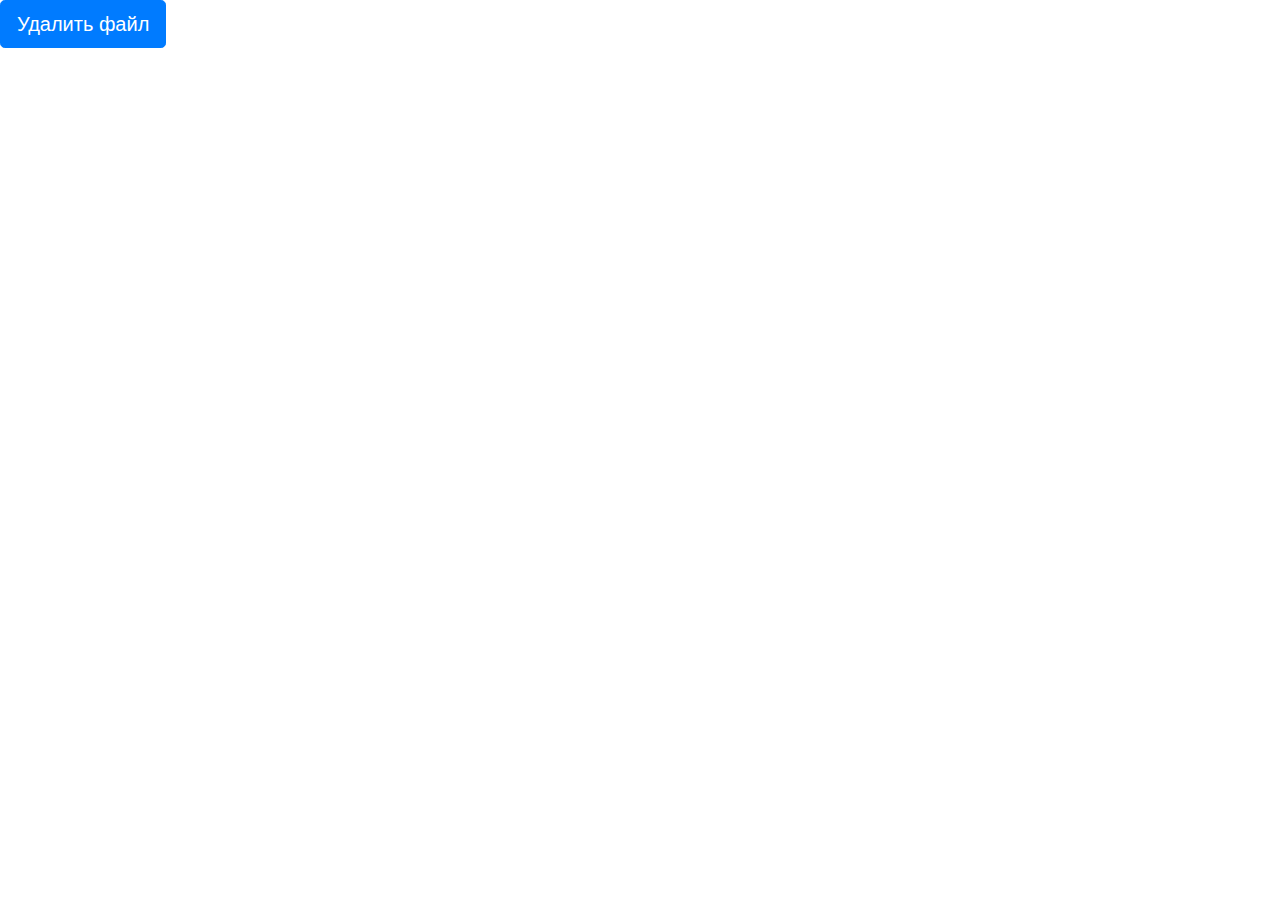
<file: bootstrap/index.html>
<!DOCTYPE html>
<html lang="en">
<head>
	<meta charset="UTF-8">
	<title>Модальное окно в bootstrap</title>
	<!-- Подключение ститей bootstrap -->
<link rel="stylesheet" href="https://stackpath.bootstrapcdn.com/bootstrap/4.4.1/css/bootstrap.min.css">
<body>

	<!-- Button trigger modal -->
<button type="button" class="btn btn-primary btn-lg" data-toggle="modal" data-target="#my-Modal">
 Удалить файл
</button>
<!-- Модальное окно -->
<div class="modal fade" id="my-Modal">
	<!-- Само (светлое) модальное окно -->
  <div class="modal-dialog">
  	<!-- Содержимое окна -->
    <div class="modal-content">
    	<!-- Шапка модальногоокна -->
      <div class="modal-header">
        <!-- Заголовок модального окна -->
        <h4 class="modal-title">Файл будет удален</h4>
        <!-- Кнопка закрытия -->
        <button type="button" class="close" data-dismiss="modal" aria-label="Close"><span aria-hidden="true">&times;</span></button>
      </div>
      <!-- Тело модального окна -->
      <div class="modal-body">
       <p>Вы действительно хотите удалить файл ?</p>
      </div>
      <!-- Подвал модального окна -->
      <div class="modal-footer">
      	<button type="button" class="btn btn-default">Да</button>
       <button type="button" class="btn btn-primary" data-dismiss="modal">Нет</button>
      </div>
    </div><!-- /.modal-content -->
  </div><!-- /.modal-dialog -->
</div><!-- /.modal -->

<!-- Подключение бибилиотеки jQuery -->
<script src="https://ajax.googleapis.com/ajax/libs/jquery/1.11.1/jquery.min.js"></script>
<!-- Подключение bootstap.js -->
<script src=https://stackpath.bootstrapcdn.com/bootstrap/4.4.1/js/bootstrap.min.js></script>

</body>
</html>
</file>
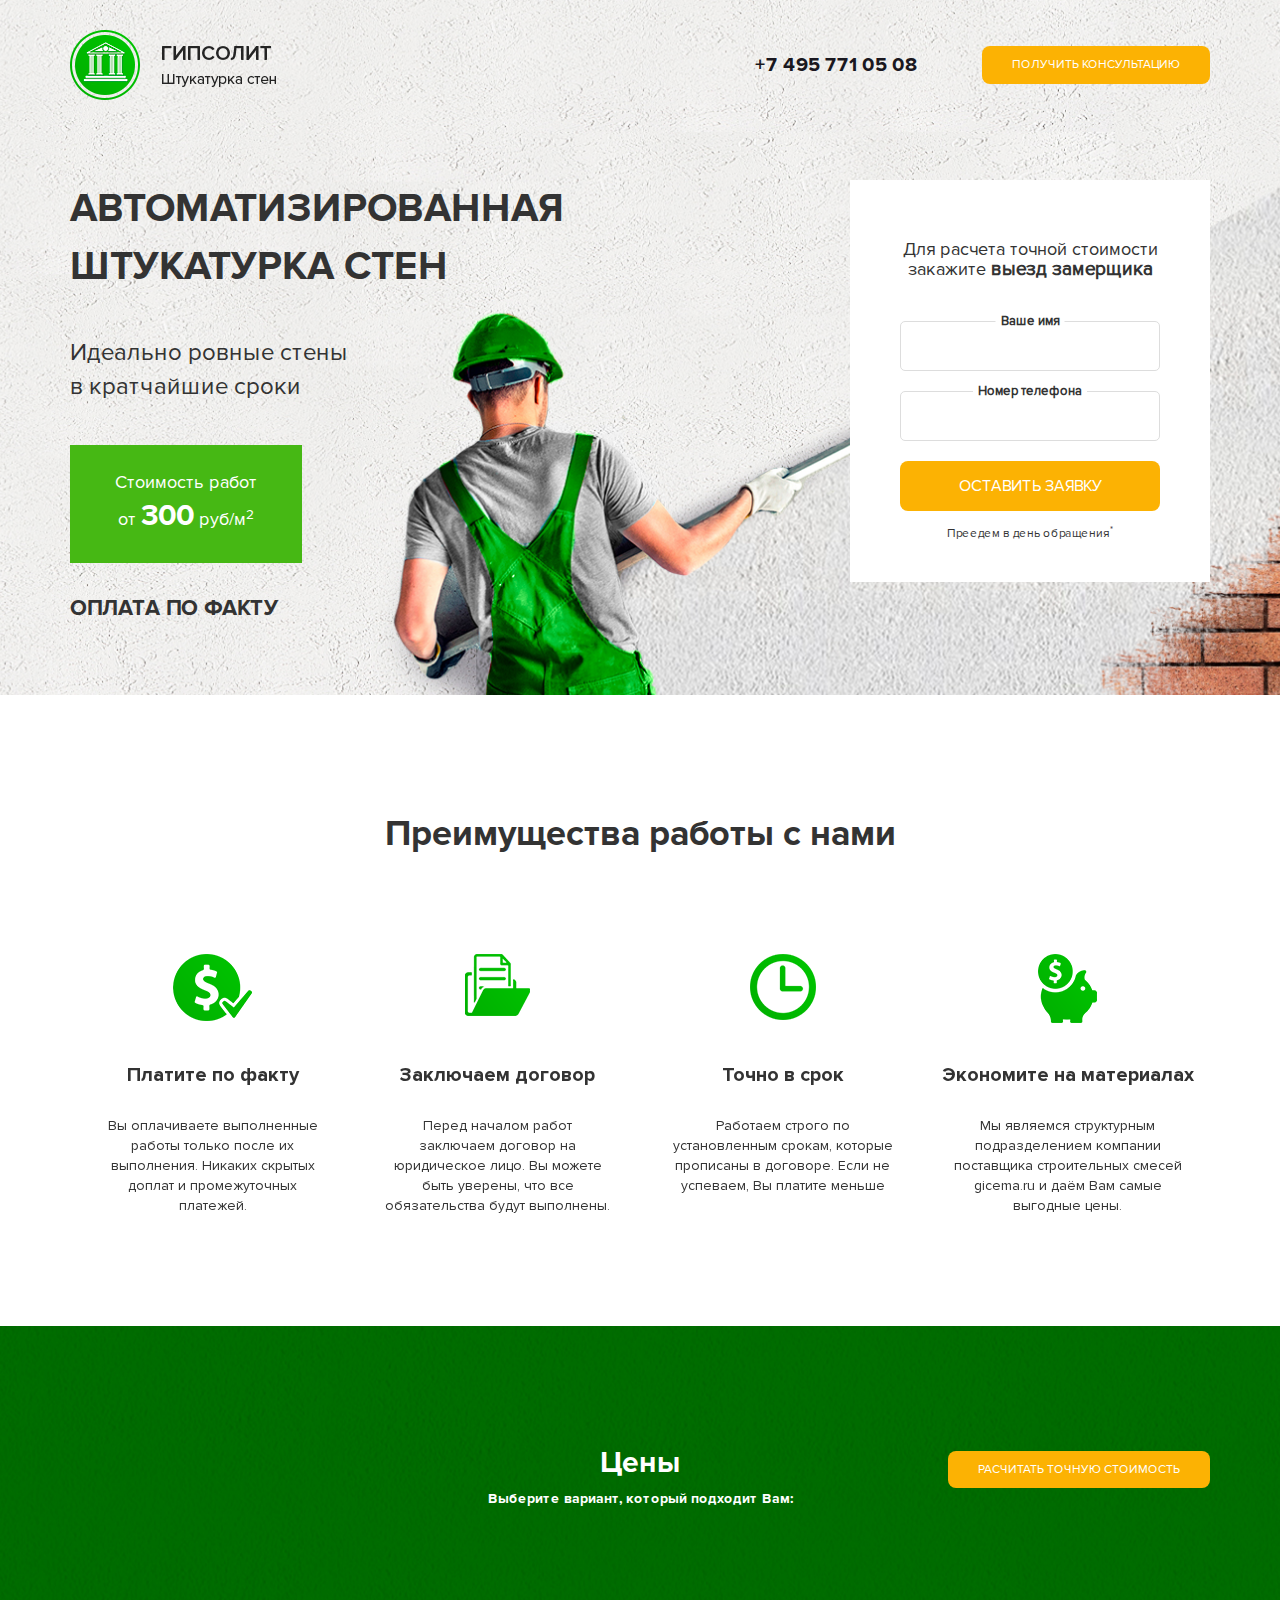
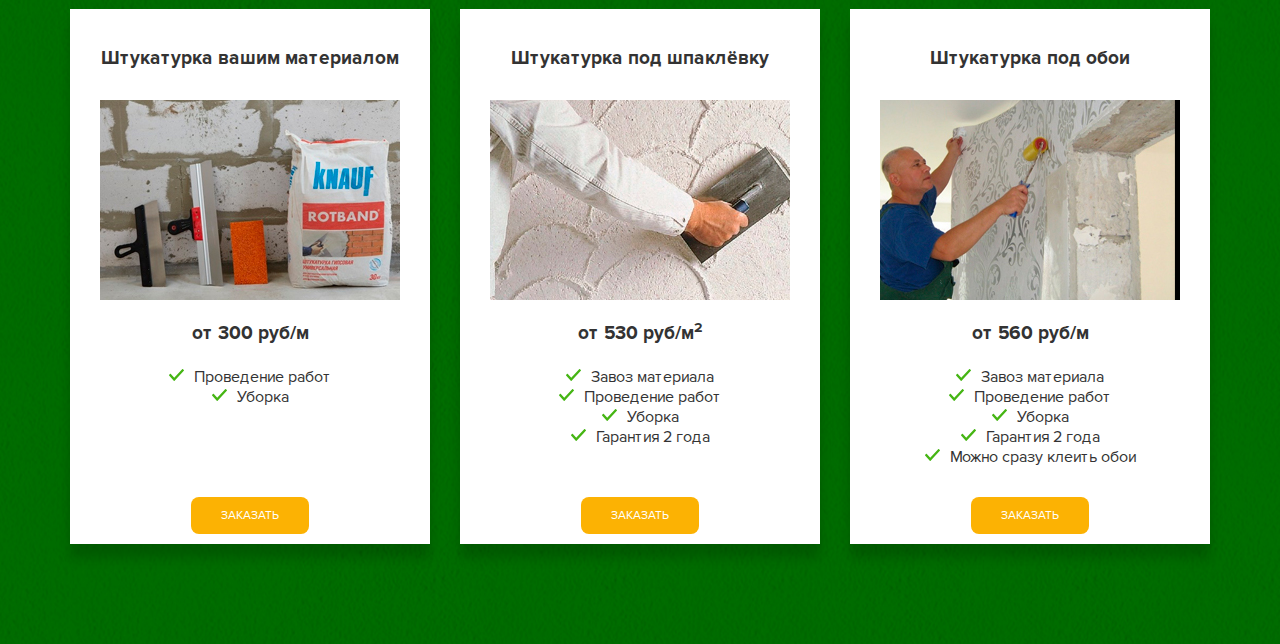
<file: main-project/index.html>
<!DOCTYPE html>
<html lang="ru">
  <head>
    <meta charset="utf-8">
    <meta http-equiv="X-UA-Compatible" content="IE=edge">
    <meta name="viewport" content="width=device-width, initial-scale=1">
    <link rel="icon" href="/faviocn.ico" >
    <title>Автоматизированная шукатурка стен</title>
   
    <!-- <link href="css/normalize.css"> -->
    <link rel="stylesheet" href="css/bootstrap.css">
    <!-- Bootstrap core CSS -->
    <link href="css/bootstrap.css" rel="stylesheet">

    <!-- Custom styles for this template-->
    <link href="css/style.css" rel="stylesheet">
  </head>

  <body>
    <!-- Первая секция -->
   <main class="main">
   	<div class="container">
      <!-- Шапка сайта -->
   		<div class="header">
   			<div class="row">
          <!-- Логотип -->
        <div class="col-md-3 col-sm-4 col-xs-12">
          <img src="img/logo.png" alt="ГИПСОЛИТ Штукатурка стен">
        </div>
          <!-- Телефон -->
        <div class=" col-lg-2 col-lg-offset-4 col-md-4 col-md-offset-2 col-sm-4 col-sm-offser-0 col-xs-12">
          <div class="phone-block">
            <a class="phone-link" href="#">+7 495 771 05 08</a>
          </div>
        </div>
        <div class="col-md-3 col-sm-4 col-xs-12">
          <div class="wrap">
            <!-- Кнопка Получить консультацию -->
            <div class="wrap-block">
              <button class="button header-btn popup-btn">
                Получить консультацию
              </button>
            </div>
          </div>
        </div>  
        </div>
   		</div>

      <!-- Главная страница -->
      <div class="main-content">
        <div class="row">
          <div class="col-md-6 col-sm-12">
            <div class="main-title">
              <h1>Автоматизированная  штукатурка стен</h1>
              <p class="main-subtitle">Идеально ровные стены <br>в кратчайшие сроки</p>
              <span>
                Стоимость работ <br>
                от <strong>300</strong> руб/м<sup>2</sup>
              </span>
              <strong class="main-trigger">
                Оплата по факту
              </strong>
            </div>
          </div>
          <!-- Главная форма -->
           <div class="col-lg-4 col-lg-offset-2 col-md-5 col-md-offset-1 col-sm-8 col-sm-offset-2 col-xs-8 col-xs-offset-2">
             <div class="main-form">
              <h2 class="main-form-header" >Для расчета точной стоимости <br>закажите <strong>выезд замерщика</strong> </h2>
              <form action="#">
                <label for="#">Ваше имя</label>
                <input class="main-form-input" type="text">
                <label for="#">Номер телефона</label>
                <input class="main-form-input" type="text">
                <button class="button main-form-btn" type="submit">Оставить заявку</button>
                <small>Преедем в день обращения<sup>*</sup></small>
              </form>
             </div>
           </div> 
          </div>
      </div>
   	</div>
   </main>

    <!-- Вторая секция - ПРЕИМУЩЕСТВА-->
   <section class="features">
     <div class="container">
       <h2 class="section-header">Преимущества работы с нами</h2>
       <!-- Слайдер второй секции -->
       <div class="features-slider">
        <!-- Первый слайд -->
        <div class="features-block">
          <div class="features-img">
            <picture>
              <source srcset="img/features/coin.svg" type="image/">
              <img src="img/features/coin.png" alt="Платите по факту">
            </picture>
          </div>
            <h3>Платите по факту</h3>
            <p>Вы оплачиваете выполненные работы только после их выполнения. Никаких скрытых доплат и промежуточных платежей.</p>
          </div>
        <!-- Второй слайд -->
        <div class="features-block">
          <div class="features-img">
            <picture>
              <source srcset="img/features/open.svg" type="image/">
              <img src="img/features/open.png" alt="Заключаем договор">
            </picture>
          </div>
            <h3>Заключаем договор</h3>
            <p>Перед началом работ заключаем договор на юридическое лицо. Вы можете быть уверены, что все обязательства будут выполнены.</p>
        </div>
        <!-- Третий слайд -->
        <div class="features-block">
          <div class="features-img">
            <picture>
              <source srcset="img/features/clock.svg" type="image/">
              <img src="img/features/clock.png" alt="Точно в срок">
            </picture>
          </div>
            <h3>Точно в срок</h3>
            <p>Работаем строго по установленным срокам, которые прописаны в договоре. Если не успеваем, Вы платите меньше</p>   
        </div>
        <!-- Четвертый слайд -->
        <div class="features-block">
          <div class="features-img">
            <picture>
              <source srcset="img/features/piggy-bank.svg" type="image/">
              <img src="img/features/piggy-bank.png" alt="Экономите на материалах">
            </picture>
            </div>
            <h3>Экономите на материалах</h3>
            <p>Мы являемся структурным подразделением компании поставщика строительных смесей gicema.ru и даём Вам самые выгодные цены.</p>          
        </div>
       </div>
     </div>
   </section>

   <!-- Третья секция - ЦЕНЫ -->
   <section class="price">
     <div class="container">
      <!-- Строка с заголовком -->
       <div class="row">
        <!-- Колонка под заголовок -->
         <div class="col-lg-4 col-lg-offset-4">
           <div class="section-header section-header_light">
             <h2>Цены</h2>
             <p>Выберите вариант, который подходит Вам:</p>
           </div>
         </div>
         <!-- Колонка под кнопку -->
         <div class="col-lg-4">
           <div class="price-button">
             <button class="button price-header-btn" data-toggle="modal">Расчитать точную стоимость</button>
           </div>
         </div>
       </div>
         <!-- Строка под карточки -->
         <div class="row">
          <!-- Колонка первой карточки -->
           <div class="col-lg-4 col-lg-offset-0 col-md-8 col-md-offset-2">
             <div class="price-block">
               <h4>Штукатурка вашим материалом</h4>
               <img src="img/price/1.jpg" alt="Штукатурка вашим материалом">
               <span class="price-tag">от 300 руб/м</span>
                <ul class="price-list">
                  <li>Проведение работ</li> 
                  <li>Уборка</li>
                </ul>
                <button class="button">Заказать</button>
             </div>            
           </div>
           <!-- Колонка второй карточки -->
           <div class="col-lg-4 col-lg-offset-0 col-md-8 col-md-offset-2">
             <div class="price-block">
               <h4>Штукатурка под шпаклёвку</h4>
               <img src="img/price/2.jpg" alt="Штукатурка под шпаклёвку">
               <span class="price-tag">от 530 руб/м<sup>2</sup></span>
               <ul class="price-list">
                <li>Завоз материала</li>
                <li>Проведение работ</li>
                <li>Уборка</li>
                <li>Гарантия 2 года</li>
               </ul>
               <button class="button">Заказать</button>
              </div>            
           </div>
           <!-- Колонка третьей карточки -->
           <div class="col-lg-4 col-lg-offset-0 col-md-8 col-md-offset-2">
             <div class="price-block">
               <h4>Штукатурка под обои</h4>
               <img src="img/price/3.jpg" alt="Штукатурка под обои">
               <span class="price-tag">от 560 руб/м</span>
               <ul class="price-list">
                <li>Завоз материала</li>
                <li>Проведение работ</li>
                <li>Уборка</li>
                <li>Гарантия 2 года</li>
                <li>Можно сразу клеить обои</li>
              </ul>
              <button class="button">Заказать</button>
             </div>            
           </div>
         </div>


       
     </div>
   </section>
   
    <!-- Модальные окна -->
    <!-- Окно получить консультацию -->
    <div class="popup">
      <div class="popup-dialog">
        <div class="popup-content">
          <button class="popup-close">&times</button>
          <h4 class="popup-header">
            Заинтересовало?
          </h4>
          <p>Оставьте свои контакнтые данные <br>для связи</p>
          <div class="main-form popup-form">
            <form action="#">
              <label for="#">Ваше имя</label>
              <input class="main-form-input" type="text">
              <label for="#">Номер телефона</label>
              <input class="main-form-input" type="text">
              <label for="#">Сообщение</label>
              <textarea class="main-form-input" rows="5" ></textarea>
              <button class="button main-form-btn" type="submit">Оставить заявку</button>
            </form>
          </div>
        </div>
      </div>
    </div>

    <!-- Подключаем бибилиотеку jquery -->
    <script src="https://ajax.googleapis.com/ajax/libs/jquery/1.11.3/jquery.min.js"></script>
    <!-- Подключаем стили Slick Slider -->
    <link rel="stylesheet" href="slick/slick.css">
    <link rel="stylesheet" href="slick/slick-theme.css">
    <!-- Подключаем библиотеку Skick Slider -->
    <script src="slick/slick.min.js"></script>
    
    <!-- js -->
    <script>
        $(document).ready(function(){
        /* Вызов модального окна Получить консультацию */
        $('.popup-btn').on('click', function(event) {
         event.preventDefault();
         $('.popup').fadeIn();                   
        });
        /* Закрытие модальоного окна */
        $('.popup-close').on('click', function(event) {
         event.preventDefault();
         $('.popup').fadeOut();                   
        });
       /* Настройки слайдера*/       
        $('.features-slider').slick({
          /*Пролистывание*/
            infinite: true, 
            slidesToShow: 4,
            slidesToScroll: 1,
            /*Адаптация под размеры экрана*/
            responsive: [
            /*Medium 2 слайда перелистывание по 2*/
               {
                 breakpoint: 991,
                 settings: {
                   slidesToShow: 2,
                   slidesToScroll: 2,
                   prevArrow: '<button class="prev arrow"></button>',
                   nextArrow: '<button class="next arrow"></button>'
                 }
               },
               /*Small 1 слайд прелистывание по 1*/
               {
                 breakpoint: 767,
                 settings: {
                   slidesToShow: 1,
                   slidesToScroll: 1,
                   prevArrow: '<button class="prev arrow"></button>',
                   nextArrow: '<button class="next arrow"></button>'
                 }
               }        
             ]              
        });
      });
      
    </script>

  </body>
</html>
</file>
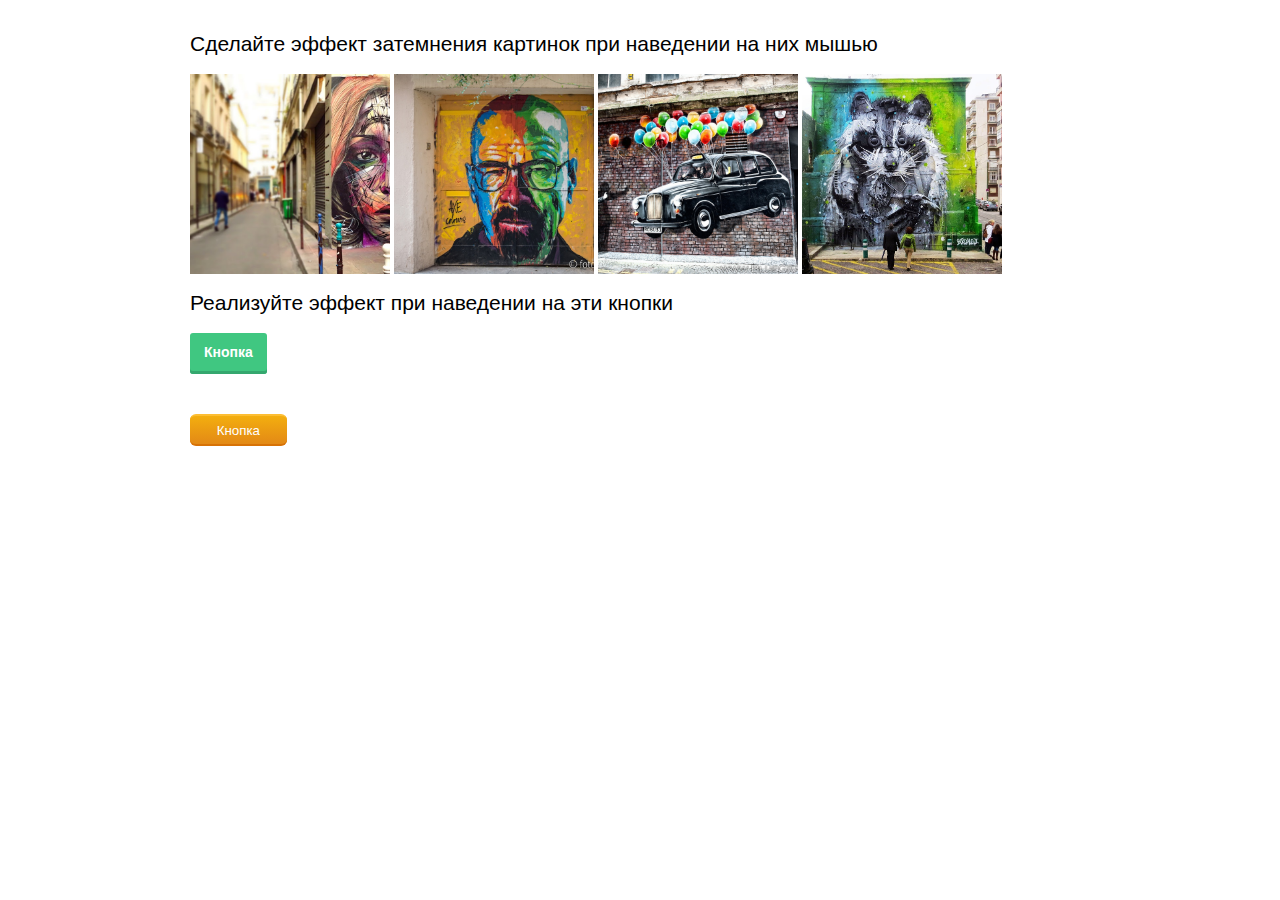
<file: project-15/index.html>
<!DOCTYPE html>
<html lang="en">
<head>
	<meta charset="UTF-8">
	<title>Задание к 15 уроку</title>
	<link rel="stylesheet" href="css/style.css">
</head>
<body>
		
		<div class="container">

			<section id="one">
				<h2>Сделайте эффект затемнения картинок при наведении на них мышью</h2>
				<div class="image image-one"></div>
				<div class="image image-two"></div>
				<div class="image image-three"></div>
				<div class="image image-four"></div>
			</section>	

			<section id="two">
				<h2>Реализуйте эффект при наведении на эти кнопки</h2>
				<button class="button button-one">Кнопка</button>
				<button class="button button-two">Кнопка</button>
			</section>
			
		</div>

</body>
</html>
</file>
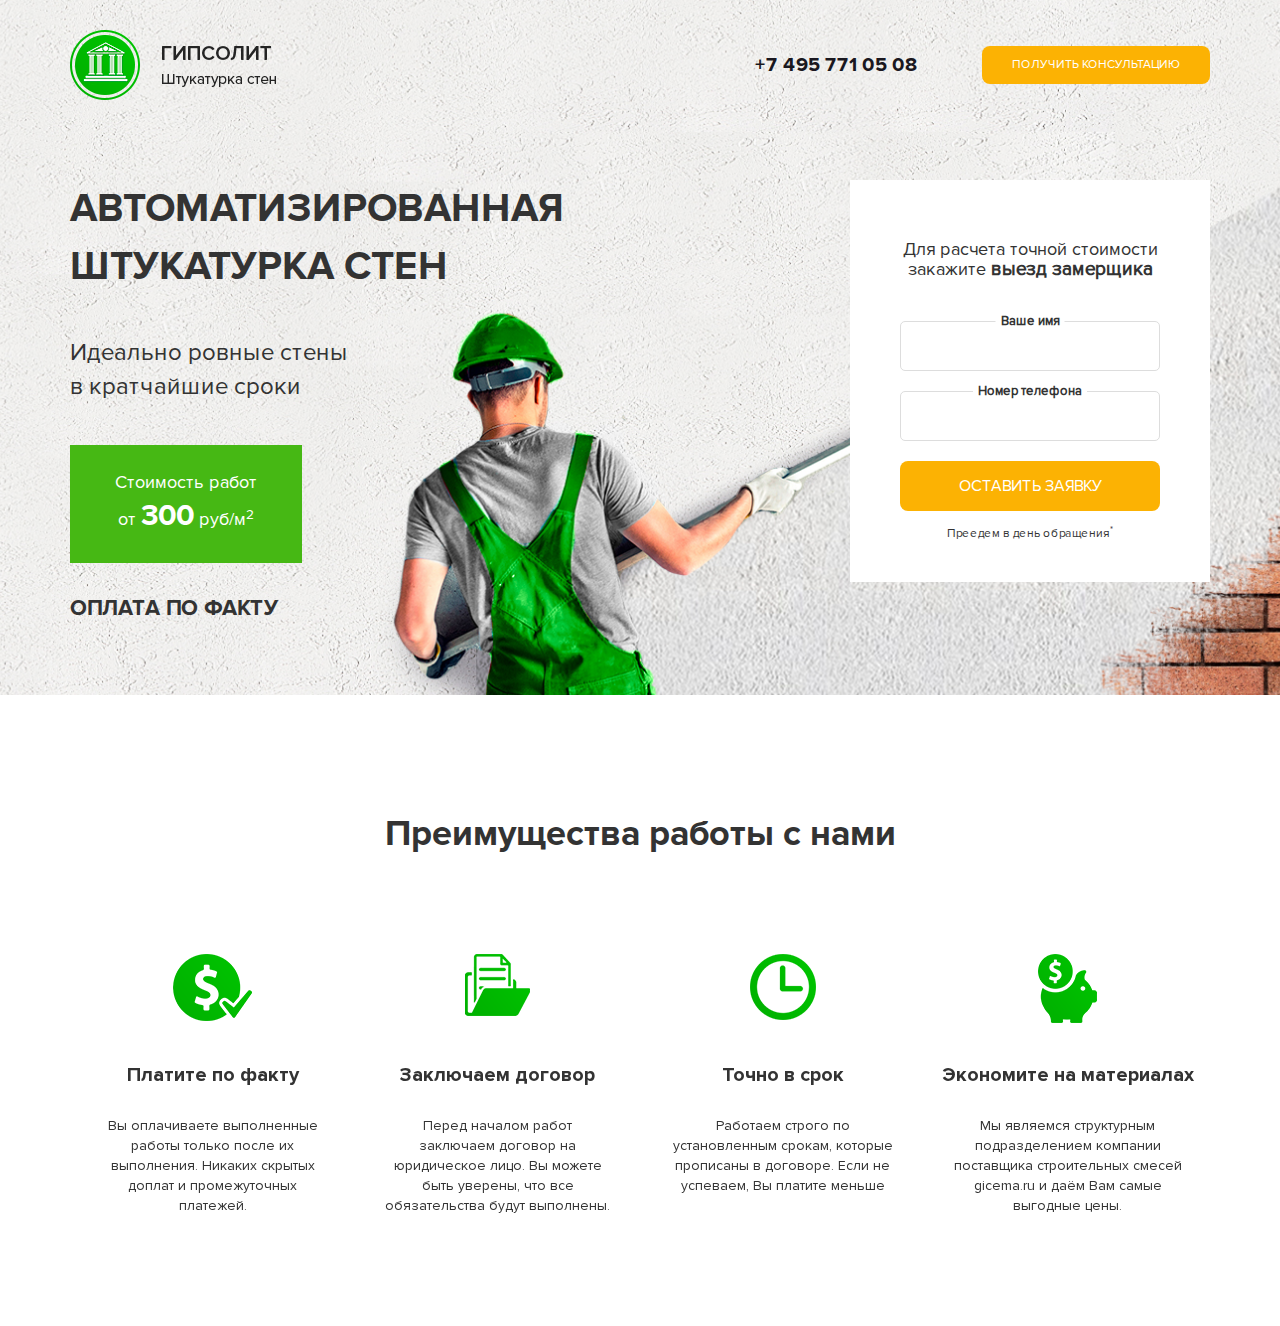
<file: src/index.html>
<!DOCTYPE html>
<html lang="ru">
  <head>
    <meta charset="utf-8">
    <meta http-equiv="X-UA-Compatible" content="IE=edge">
    <meta name="viewport" content="width=device-width, initial-scale=1">
    <link rel="icon" href="/faviocn.ico" >
    <title>Автоматизированная шукатурка стен</title>
   
    <!-- <link href="css/normalize.css"> -->
    <link rel="stylesheet" href="css/bootstrap.css">
    <!-- Bootstrap core CSS -->
    <link href="css/bootstrap.css" rel="stylesheet">

    <!-- Custom styles for this template-->
    <link href="css/style.css" rel="stylesheet">
  </head>

  <body>
    <!-- Первая секция -->
   <main class="main">
   	<div class="container">
      <!-- Шапка сайта -->
   		<div class="header">
   			<div class="row">
          <!-- Логотип -->
        <div class="col-md-3 col-sm-4 col-xs-12">
          <img src="img/logo.png" alt="ГИПСОЛИТ Штукатурка стен">
        </div>
          <!-- Телефон -->
        <div class=" col-lg-2 col-lg-offset-4 col-md-4 col-md-offset-2 col-sm-4 col-sm-offser-0 col-xs-12">
          <div class="phone-block">
            <a class="phone-link" href="#">+7 495 771 05 08</a>
          </div>
        </div>
        <div class="col-md-3 col-sm-4 col-xs-12">
          <div class="wrap">
            <!-- Кнопка Получить консультацию -->
            <div class="wrap-block">
              <button class="button header-btn popup-btn">
                Получить консультацию
              </button>
            </div>
          </div>
        </div>  
        </div>
   		</div>

      <!-- Главная страница -->
      <div class="main-content">
        <div class="row">
          <div class="col-md-6 col-sm-12">
            <div class="main-title">
              <h1>Автоматизированная  штукатурка стен</h1>
              <p class="main-subtitle">Идеально ровные стены <br>в кратчайшие сроки</p>
              <span>
                Стоимость работ <br>
                от <strong>300</strong> руб/м<sup>2</sup>
              </span>
              <strong class="main-trigger">
                Оплата по факту
              </strong>
            </div>
          </div>
          <!-- Главная форма -->
           <div class="col-lg-4 col-lg-offset-2 col-md-5 col-md-offset-1 col-sm-8 col-sm-offset-2 col-xs-8 col-xs-offset-2">
             <div class="main-form">
              <h2 class="main-form-header" >Для расчета точной стоимости <br>закажите <strong>выезд замерщика</strong> </h2>
              <form action="#">
                <label for="#">Ваше имя</label>
                <input class="main-form-input" type="text">
                <label for="#">Номер телефона</label>
                <input class="main-form-input" type="text">
                <button class="button main-form-btn" type="submit">Оставить заявку</button>
                <small>Преедем в день обращения<sup>*</sup></small>
              </form>
             </div>
           </div> 
          </div>
      </div>
   	</div>
   </main>

    <!-- Вторая секция -->
   <section class="features">
     <div class="container">
       <h2 class="section-header">Преимущества работы с нами</h2>
       <!-- Слайдер второй секции -->
       <div class="features-slider">
        <!-- Первый слайд -->
        <div class="features-block">
          <div class="features-img">
            <picture>
              <source srcset="img/features/coin.svg" type="image/">
              <img src="img/features/coin.png" alt="Платите по факту">
            </picture>
          </div>
            <h3>Платите по факту</h3>
            <p>Вы оплачиваете выполненные работы только после их выполнения. Никаких скрытых доплат и промежуточных платежей.</p>
          </div>
        <!-- Второй слайд -->
        <div class="features-block">
          <div class="features-img">
            <picture>
              <source srcset="img/features/open.svg" type="image/">
              <img src="img/features/open.png" alt="Заключаем договор">
            </picture>
          </div>
            <h3>Заключаем договор</h3>
            <p>Перед началом работ заключаем договор на юридическое лицо. Вы можете быть уверены, что все обязательства будут выполнены.</p>
        </div>
        <!-- Третий слайд -->
        <div class="features-block">
          <div class="features-img">
            <picture>
              <source srcset="img/features/clock.svg" type="image/">
              <img src="img/features/clock.png" alt="Точно в срок">
            </picture>
          </div>
            <h3>Точно в срок</h3>
            <p>Работаем строго по установленным срокам, которые прописаны в договоре. Если не успеваем, Вы платите меньше</p>   
        </div>
        <!-- Четвертый слайд -->
        <div class="features-block">
          <div class="features-img">
            <picture>
              <source srcset="img/features/piggy-bank.svg" type="image/">
              <img src="img/features/piggy-bank.png" alt="Экономите на материалах">
            </picture>
            </div>
            <h3>Экономите на материалах</h3>
            <p>Мы являемся структурным подразделением компании поставщика строительных смесей gicema.ru и даём Вам самые выгодные цены.</p>          
        </div>
       </div>
     </div>
   </section>
   
    <!-- Модальные окна -->
    <!-- Окно получить консультацию -->
    <div class="popup">
      <div class="popup-dialog">
        <div class="popup-content">
          <button class="popup-close">&times</button>
          <h4 class="popup-header">
            Заинтересовало?
          </h4>
          <p>Оставьте свои контакнтые данные <br>для связи</p>
          <div class="main-form popup-form">
            <form action="#">
              <label for="#">Ваше имя</label>
              <input class="main-form-input" type="text">
              <label for="#">Номер телефона</label>
              <input class="main-form-input" type="text">
              <label for="#">Сообщение</label>
              <textarea class="main-form-input" rows="5" ></textarea>
              <button class="button main-form-btn" type="submit">Оставить заявку</button>
            </form>
          </div>
        </div>
      </div>
    </div>

    <!-- Подключаем бибилиотеку jquery -->
    <script src="https://ajax.googleapis.com/ajax/libs/jquery/1.11.3/jquery.min.js"></script>
    <!-- Подключаем стили Slick Slider -->
    <link rel="stylesheet" href="slick/slick.css">
    <link rel="stylesheet" href="slick/slick-theme.css">
    <!-- Подключаем библиотеку Skick Slider -->
    <script src="slick/slick.min.js"></script>
    
    <!-- js -->
    <script>
        $(document).ready(function(){
        /* Вызов модального окна Получить консультацию */
        $('.popup-btn').on('click', function(event) {
         event.preventDefault();
         $('.popup').fadeIn();                   
        });
        /* Закрытие модальоного окна */
        $('.popup-close').on('click', function(event) {
         event.preventDefault();
         $('.popup').fadeOut();                   
        });
       /* Настройки слайдера*/       
        $('.features-slider').slick({
          /*Пролистывание*/
            infinite: true, 
            slidesToShow: 4,
            slidesToScroll: 1,
            /*Адаптация под размеры экрана*/
            responsive: [
            /*Medium 2 слайда перелистывание по 2*/
               {
                 breakpoint: 991,
                 settings: {
                   slidesToShow: 2,
                   slidesToScroll: 2,
                   prevArrow: '<button class="prev arrow"></button>',
                   nextArrow: '<button class="next arrow"></button>'
                 }
               },
               /*Small 1 слайд прелистывание по 1*/
               {
                 breakpoint: 767,
                 settings: {
                   slidesToShow: 1,
                   slidesToScroll: 1,
                   prevArrow: '<button class="prev arrow"></button>',
                   nextArrow: '<button class="next arrow"></button>'
                 }
               }        
             ]              
        });
      });
      
    </script>

  </body>
</html>
</file>
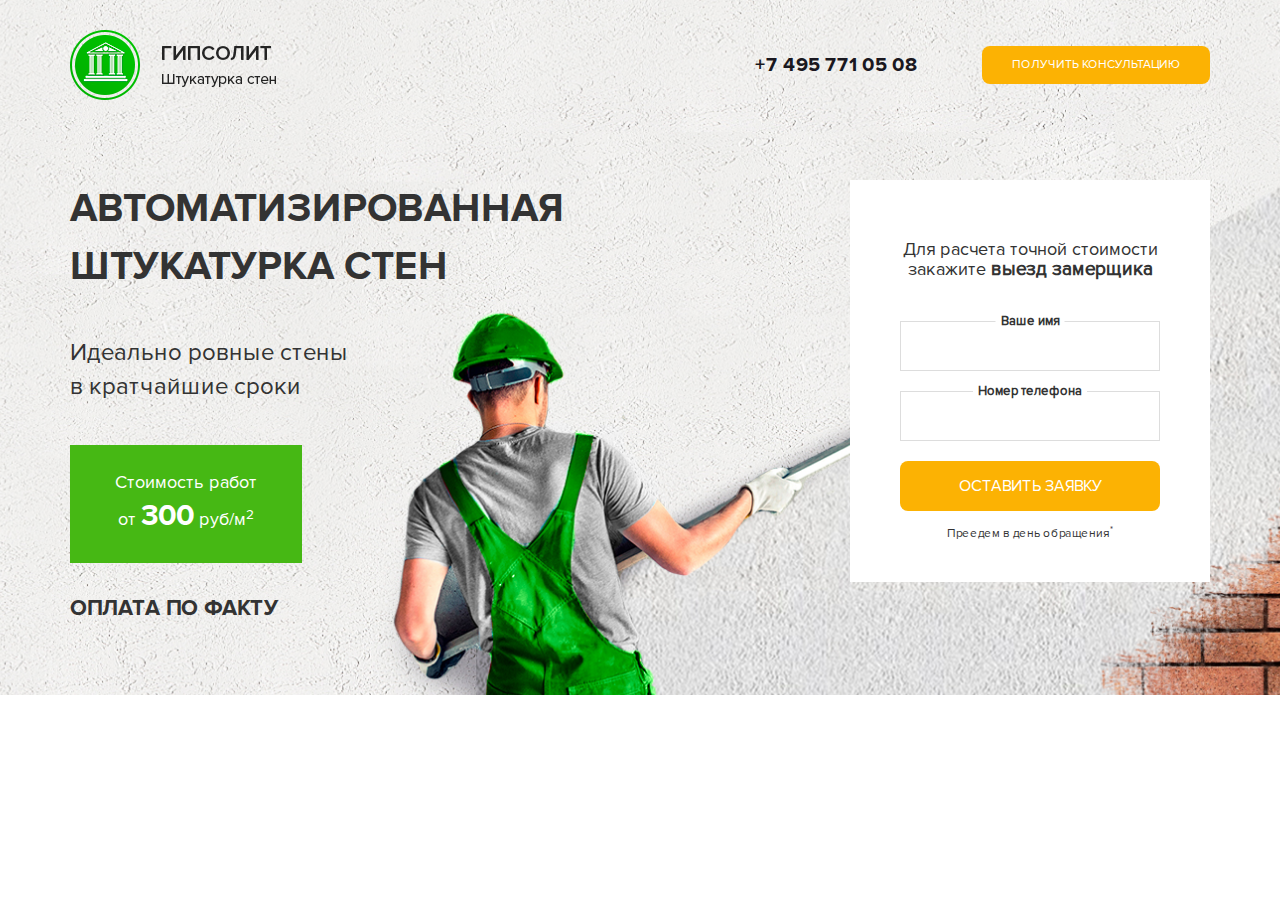
<file: main-project/src/index.html>
<!DOCTYPE html>
<html lang="ru">
  <head>
    <meta charset="utf-8">
    <meta http-equiv="X-UA-Compatible" content="IE=edge">
    <meta name="viewport" content="width=device-width, initial-scale=1">
    <link rel="icon" href="/faviocn.ico" >
    <title>Автоматизированная шукатурка стен</title>
   
    <!-- <link href="css/normalize.css"> -->
    <!-- Bootstrap core CSS -->
    <link href="css/bootstrap.css" rel="stylesheet">

    <!-- Custom styles for this template-->
    <link href="css/style.css" rel="stylesheet">
  </head>

  <body>
   <main class="main">
   	<div class="container">
   		<div class="header"> <!--Шапка сайта -->
   			<div class="row">
        <div class="col-md-3 col-sm-4 col-xs-12"><!--Логотип -->
          <img src="img/logo.png" alt="ГИПСОЛИТ Штукатурка стен">
        </div>
        <div class=" col-lg-2 col-lg-offset-4 col-md-4 col-md-offset-2 col-sm-4 col-sm-offser-0 col-xs-12"><!--Телефон -->
          <div class="phone-block">
            <a class="phone-link" href="#">+7 495 771 05 08</a>
          </div>
        </div>
        <div class="col-md-3 col-sm-4 col-xs-12">
          <div class="wrap">
            <div class="wrap-block">
              <button class="button header-btn"><!--Кнопка -->
            Получить консультацию
          </button>
            </div>
          </div>
        </div>  
        </div>
   		</div>
      <div class="main-content">
        <div class="row">
          <div class="col-md-6 col-sm-12">
            <div class="main-title">
              <h1>Автоматизированная  штукатурка стен</h1>
              <p class="main-subtitle">Идеально ровные стены <br>в кратчайшие сроки</p>
              <span>
                Стоимость работ <br>
                от <strong>300</strong> руб/м<sup>2</sup>
              </span>
              <strong class="main-trigger">
                Оплата по факту
              </strong>
            </div>
          </div>
           <div class="col-lg-4 col-lg-offset-2 col-md-5 col-md-offset-1 col-sm-8 col-sm-offset-2 col-xs-8 col-xs-offset-2">
             <div class="main-form">
              <h2 class="main-form-header" >Для расчета точной стоимости <br>закажите <strong>выезд замерщика</strong> </h2>
              <form action="#">
                <label for="#">Ваше имя</label>
                <input class="main-form-input" type="text">
                <label for="#">Номер телефона</label>
                <input class="main-form-input" type="text">
                <button class="button main-form-btn" type="submit">Оставить заявку</button>
                <small>Преедем в день обращения<sup>*</sup></small>
              </form>
             </div>
           </div> 
          </div>
      </div>
   	</div>
   </main>
   


   
    <script src="https://ajax.googleapis.com/ajax/libs/jquery/1.11.3/jquery.min.js"></script>
    
  </body>
</html>
</file>
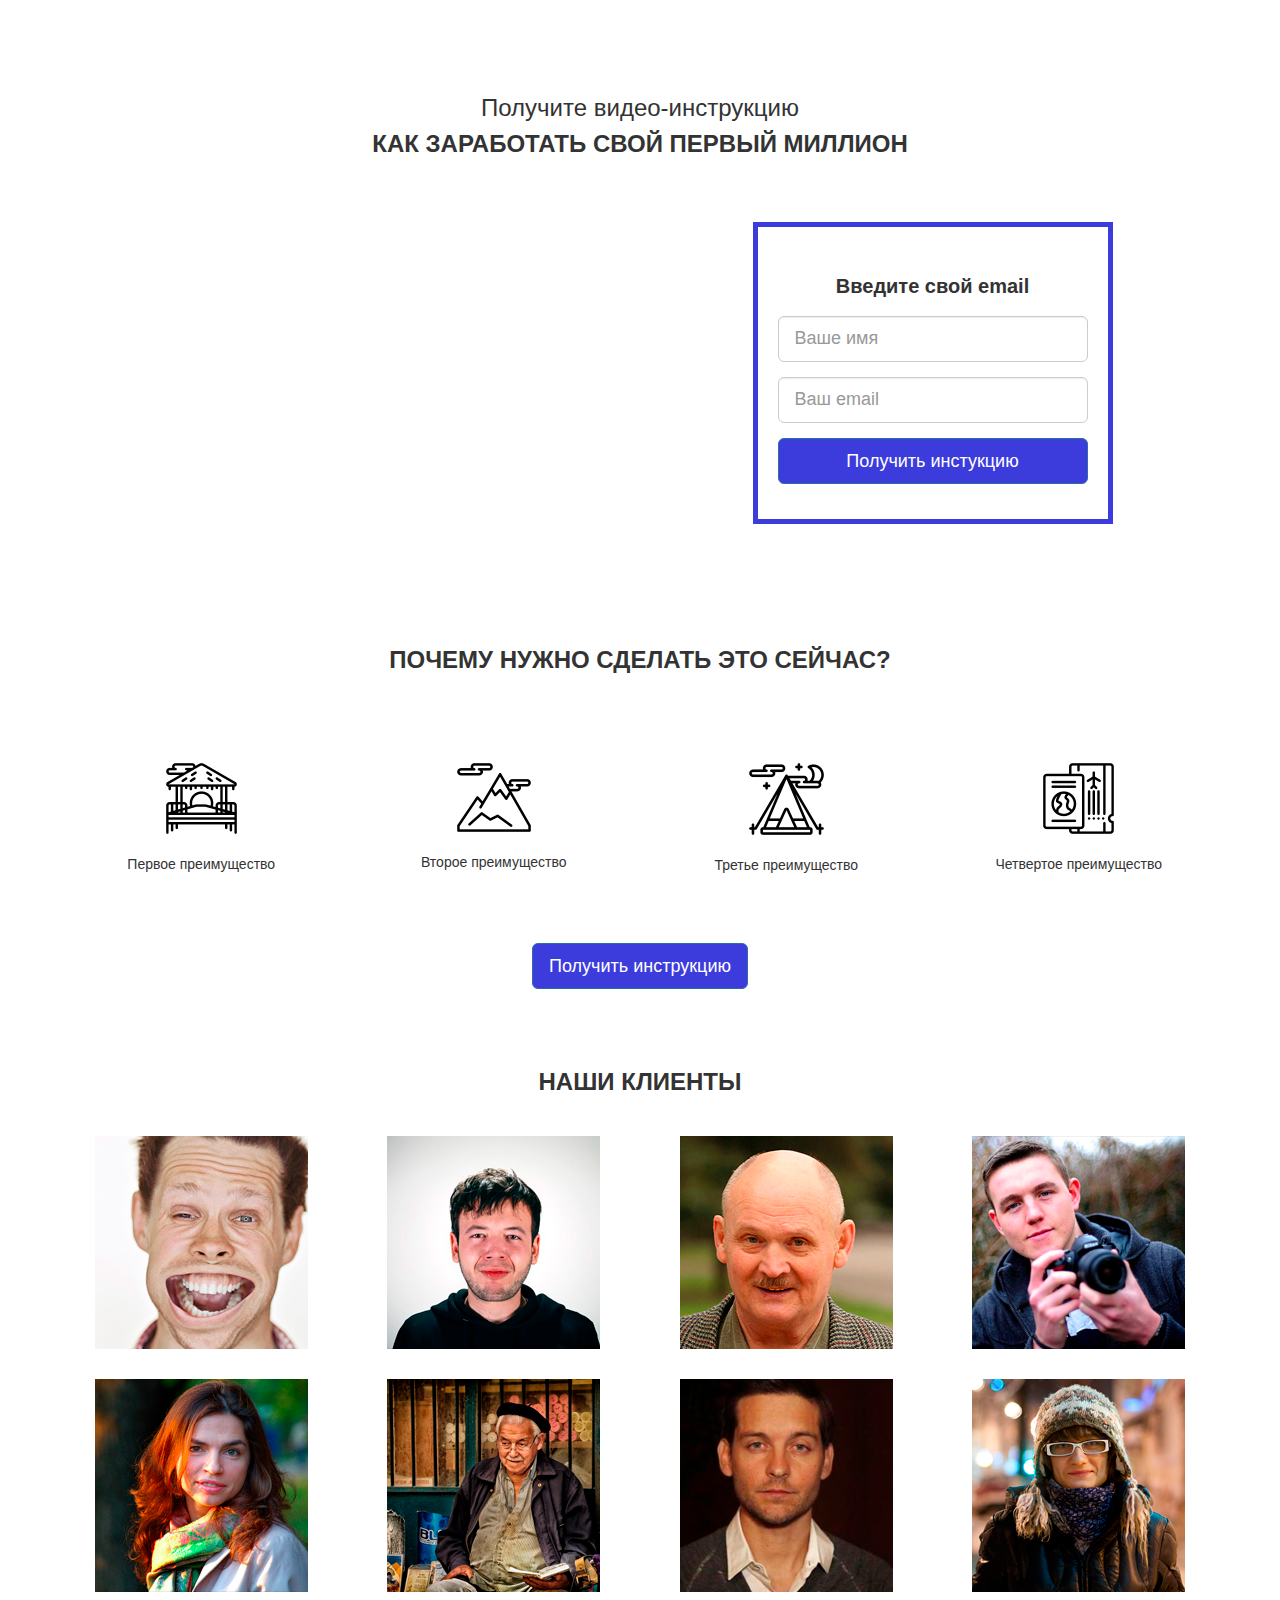
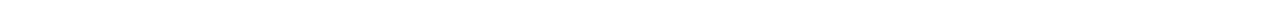
<file: project 7/src/index.html>
<!DOCTYPE html>
<html lang="en">
<head>
	<meta charset="UTF-8">
	<title>Первая верстка</title>
	<link rel="stylesheet" href="css/bootstrap.css">
 <link rel="stylesheet" href="css/style.css">
</head>
<body>
	<!-- первая секция -->
	<div class="section">
		<div class="container">
			<!-- первая строка Заголовок -->
			<div class="row">
		  <div class="col-lg-6 col-lg-offset-3">
		  	<h1 class="header text-center">
		    <span>Получите видео-инструкцию</span>
	    	<strong class="text-uppercase">Как заработать свой первый миллион</strong>
 	   </h1>
		  </div>
			</div>
    <!-- вторая строка Видео и Форма -->
			<div class="row">
				<div class="col-lg-6 col-lg-offset-1 col-md-8 col-md-offset-2">
					<div class="video">
		    	<iframe width="100%" height="300" src="https://www.youtube.com/embed/9B6oHeouwuw" frameborder="0" allow="accelerometer; autoplay; encrypted-media; gyroscope; picture-in-picture" allowfullscreen></iframe>
	   	</div>
	   	</div>	
		  <div class="col-lg-4 col-lg-offset-0 col-md-8 col-md-offset-2">
		  	 <div class="form">
		  	 	<p class="form-header text-center">Введите свой email</p>
		    	<form action="#">
		    		<input type="text" class="form-control input-lg" placeholder="Ваше имя">
		    		<input type="text" class="form-control input-lg" placeholder="Ваш email">
        <botton class="btn btn-primary btn-lg btn-block form-btn">Получить инстукцию</botton>
		    	</form>
		    </div>
		  </div>
				</div>
			</div>
		</div>
<!-- вторая секция -->
  <div class="section">
  	<div class="container">
  		<!-- строка заголовка -->
  	<div class="row">
  		<div class="col-lg-12">
  			<h2 class="feature-header text-center text-uppercase">
  				<strong>Почему нужно сделать это сейчас?</strong>
  			</h2>
  		</div>
  	</div>
  	<!-- преимущества -->
  		<div class="feature">
  			<div class="row text-center">
  				<div class="col-lg-3 col-md-6 col-sm-12">
  					<div class="feature-box">
  						<img src="img/01.png" alt="1 преимущество">
  						<p>Первое преимущество</p>
  					</div>
  				</div>
  				<div class="col-lg-3 col-md-6 col-sm-12">
  					<div class="feature-box">
  						<img src="img/02.png" alt="2 преимущество">
  						<p>Второе преимущество</p>
  					</div>
  				</div>
  				<div class="col-lg-3 col-md-6 col-sm-12">
  					<div class="feature-box">
  						<img src="img/03.png" alt="3 преимущество">
  						<p>Третье преимущество</p>
  					</div>
  				</div>
  				<div class="col-lg-3 col-md-6 col-sm-12">
  					<div class="feature-box">
  						<img src="img/04.png" alt="4 преимущество">
  						<p>Четвертое преимущество</p>
  					</div>
  				</div>
  			</div>
  		</div>
  		<!-- кнопка -->
  		<button class="btn btn-primary btn-lg form-btn center-block">Получить инструкцию</button>
  	</div>
  	</div>
  	<!-- Третья секция -->
  <div class="section">
  	<div class="container">
  			<!-- строка заголовка -->
  	<div class="row">
  		<div class="col-lg-12">
  			<h2 class="feature-header text-center text-uppercase">
  				<strong>Наши клиенты</strong>
  			</h2>
  		</div>
  	</div>
  	  <!-- секция клиентов -->
     <div class="costom">
     	<div class="row text-center">
     		<div class="col-lg-3 col-md-4 col-sm-6"><img src="img/foto1.png" alt=""></div>
     		<div class="col-lg-3 col-md-4 col-sm-6"><img src="img/foto2.png" alt=""></div>
     		<div class="col-lg-3 col-md-4 col-sm-6"><img src="img/foto3.png" alt=""></div>
     		<div class="col-lg-3 col-md-4 col-sm-6"><img src="img/foto4.png" alt=""></div>
     		<div class="col-lg-3 col-md-4 col-sm-6"><img src="img/foto5.png" alt=""></div>
     		<div class="col-lg-3 col-md-4 col-sm-6"><img src="img/foto6.png" alt=""></div>
     		<div class="col-lg-3 col-md-4 col-sm-6"><img src="img/foto7.png" alt=""></div>
     		<div class="col-lg-3 col-md-4 col-sm-6"><img src="img/foto8.png" alt=""></div>
     	</div>
     </div>
  	</div>
  </div>


	 
	<!-- <div class="main">
		<p class="form-header">Введите ваш email</p>
			    <form action="#"></form>
		    	<input type="text" placeholder="Ваше имя">
		    	<input type="text" placeholder="Ваш email">
			    <button class="btn">Получить инструкцию</button>
	</div> -->
 
 <!-- <div class="section">
 	<h2 class="feature-header">Почему нужно сделать это сейчас?</h2>
 	<div class="feature">
 		<div class="col">
 			<img src="img/01.png" alt="Первое преимущество">
 			<p>Первое преимущество</p>
 		</div>
 		<div class="col">
 			<img src="img/02.png" alt="Второе преимущесво">
 			<p>Второе преимущество</p>
 		</div>
 		<div class="col">
 			<img src="img/03.png" alt="Третье преимущество">
 			<p>Третье преимущество</p>
 		</div>
 		<div class="col">
 			<img src="img/04.png" alt="Четвертое преимущество">
 			<p>Четвертое преимущество</p>
 		</div>
 	</div>
 	<button class="btn">Получить инструкцию</button>
 </div> -->
<!-- <div class="section">
			<h2 class="feature-header">Наши клиенты</h2>
	<table class="table">
		
		<tr>
		<th>
					<div class="col"><img src="img/foto (1).png" alt=""></div>
		</th>
		<th>
			<div class="col"><img src="img/foto (2).png" alt=""></div>
		</th>
		<th>
			<div class="col"><img src="img/foto (3).png" alt=""></div>
		</th>
		<th>
			<div class="col"><img src="img/foto (4).png" alt=""></div>
		</th>
	</tr>

	<tr>
		<th>
					<div class="col"><img src="img/foto (5).png" alt=""></div>
		</th>
		<th>
			<div class="col"><img src="img/foto (6).png" alt=""></div>
		</th>
		<th>
			<div class="col"><img src="img/foto (7).png" alt=""></div>
		</th>
		<th>
			<div class="col"><img src="img/foto (8).png" alt=""></div>
		</th>
	</tr>
	</table>
</div> -->
</body>
</html>
</file>
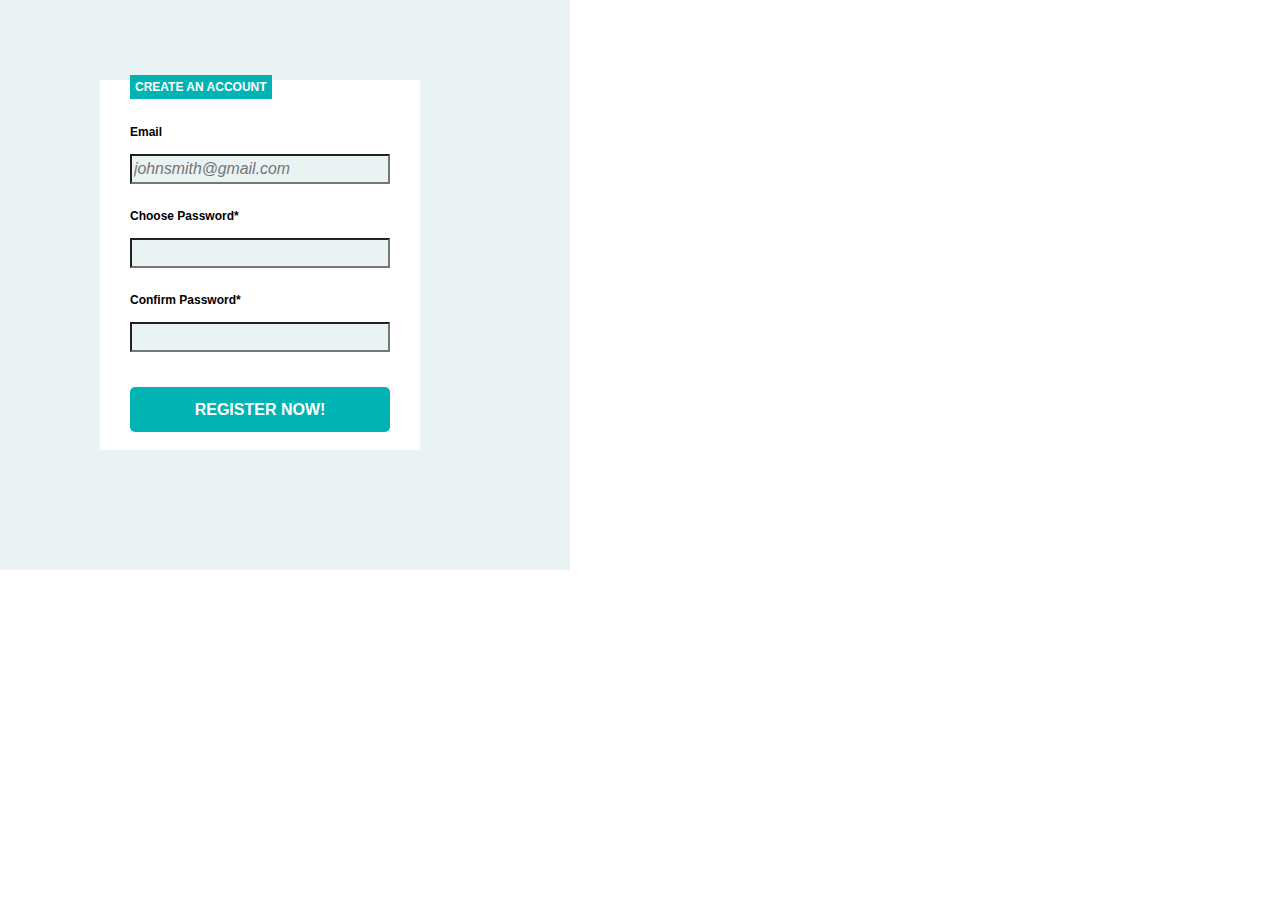
<file: project-13/src/index.html>
<!DOCTYPE html>
<html lang="en">
<head>
	<meta charset="UTF-8">
	<title>Pixel Perfect</title>
 <!-- <link rel="stylesheet" href="css/bootstrap.css"> -->
 <link rel="stylesheet" href="css/reset.css">
	<link rel="stylesheet" href="css/style.css">
</head>
<body>
<div class="main">
	<!-- <div class="main-content"> -->
  <form class="main-content">
	   <div class="form-main">
	   	  <p class="form-main-header">create an account</p>
	   </div>
   <div class="form-email">
    <div class="form-label">
    	 <p class="form-p">Email</p>
    </div>
    <input class="form-input" placeholder="johnsmith@gmail.com">
   </div>
   <div class="form-group">
     <div class="form-label">
     	<p class="form-p">Choose Password*</p>
     </div>
    <input class="form-input" placeholder="">
   </div>
   <div class="form-group">
    <div class="form-label">
    	<p class="form-p">Confirm Password*</p>
    </div>
    <input class="form-input" placeholder="">
   </div>
   <div class="form-label-btn">
   	<button class="form-btn">register now!</button>
   </div>
 </form>
<!-- </div> -->
</div>
</body>
</html>
</file>
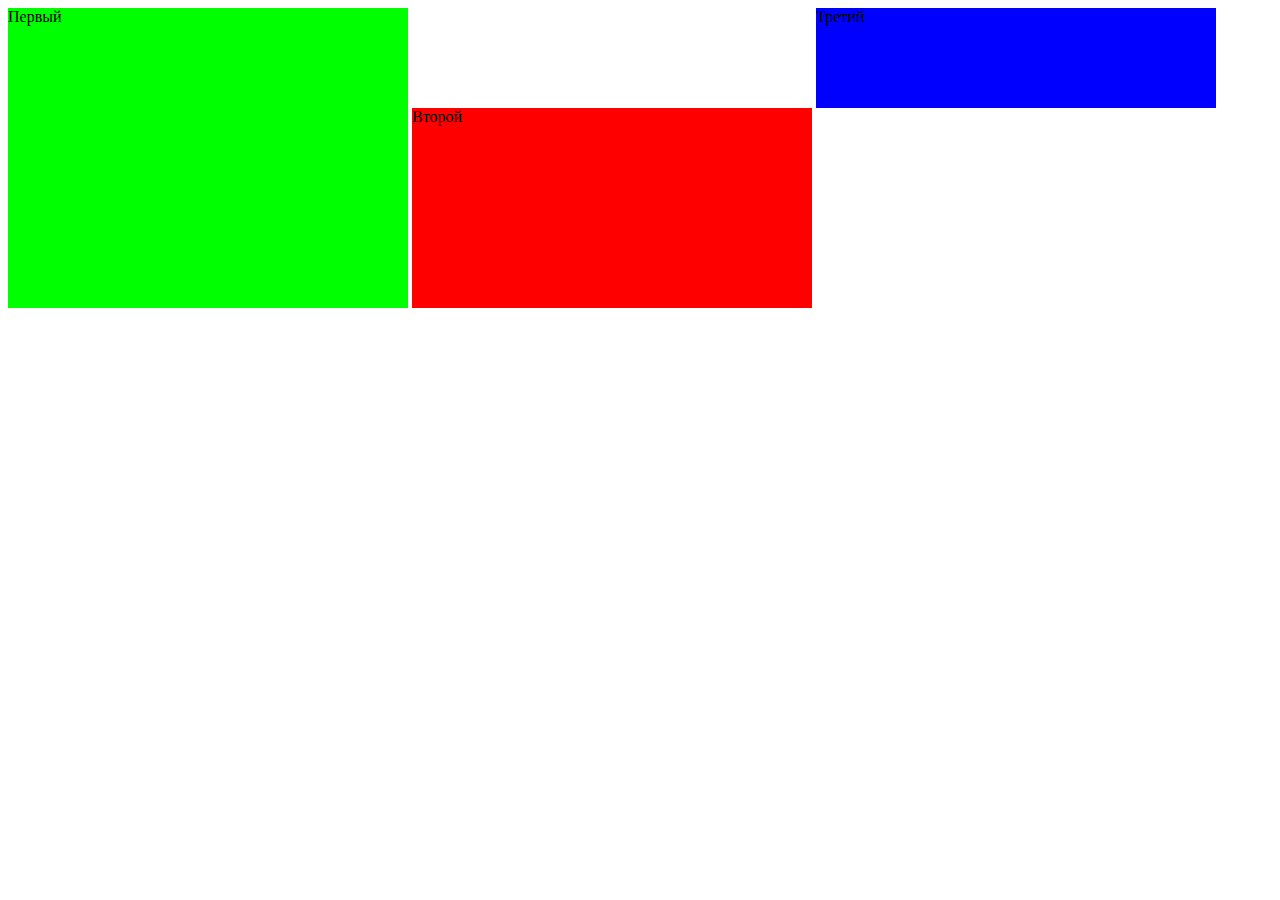
<file: project-6-2/src/index.html>
<!DOCTYPE html>
<html lang="en">
<link rel="stylesheet" href="css/style.css">
<head>
	<meta charset="UTF-8">
	<title>Позиционирование 2</title>
</head>
<body>
	<div class="box">Первый</div>
	<div class="box-2">Второй</div>
	<div class="box-3">Третий</div>
</body>
</html>
</file>
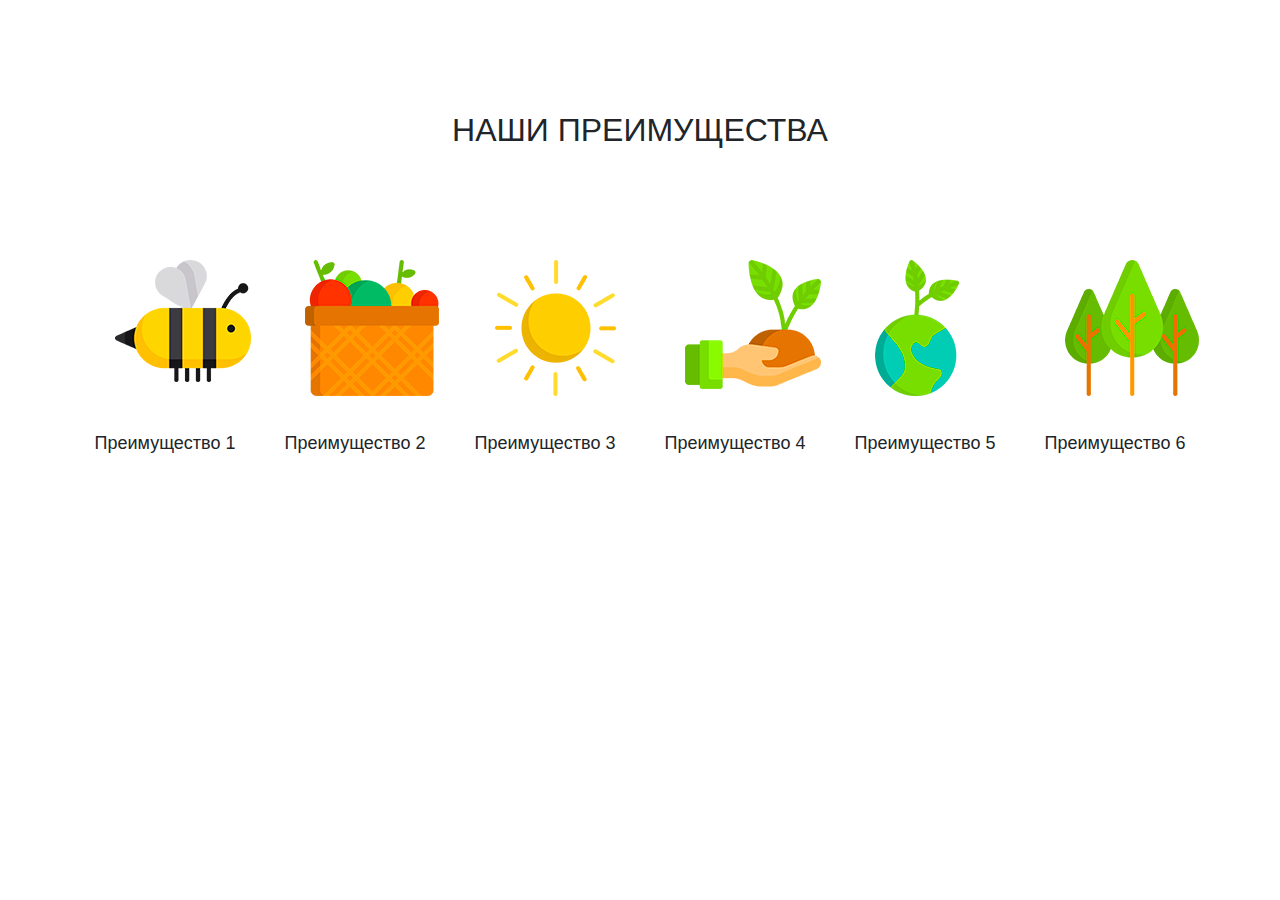
<file: project-8/src/index.html>
<!DOCTYPE html>
<html lang="en">
<head>
	<meta charset="UTF-8">
	<title>bootstrap</title>
	<link rel="stylesheet" href="css/bootstrap.css">
	<link rel="stylesheet" href="css/style.css">
</head>
<body>
	<div class="container">
		<h1 class="header">Наши преимущества</h1>
		<div class="row">

   <div class="col-xl-2 col-lg-4 col-md-6 col-sm-12">
   	<div class="squre">
   	 <img src="img/001-bee.png" alt="">
    </div>
   	 <p>Преимущество 1</p>
   </div>

   <div class="col-xl-2 col-lg-4 col-md-6 col-sm-12">
   	<div class="squre">
    	<img src="img/002-fruits.png" alt="">
    </div>
     	<p>Преимущество 2</p>
   </div>

   <div class="col-xl-2 col-lg-4 col-md-6 col-sm-12">
   	<div class="squre">
   	<img src="img/003-sun.png" alt="">
   </div>
   	<p>Преимущество 3</p>
   </div>

   <div class="col-xl-2 col-lg-4 col-md-6 col-sm-12">
   	<div class="squre">
   	<img src="img/004-hand.png" alt="">
   </div>
   	<p>Преимущество 4</p>
   </div>

   <div class="col-xl-2 col-lg-4 col-md-6 col-sm-12">
   	<div class="squre">
   	<img src="img/005-world.png" alt="">
   </div>
   	<p>Преимущество 5</p>
   </div>

   <div class="col-xl-2 col-lg-4 col-md-6 col-sm-12">
   	<div class="squre">
   	<img src="img/006-forest.png" alt="">
   </div>
   	<p>Преимущество 6</p>
   </div>
 
		</div>
		
	</div>
</body>
</html>
</file>
<file: main-project/css/style.css>
/* Font Family */
@font-face {
  font-family: 'ProximaNova_Bold';
  src: url('../fonts/ProximaNova-Bold.eot');
  src: url('../fonts/ProximaNova-Bold.eot?#iefix') format('embedded-opentype'), url('../fonts/ProximaNova-Bold.woff2') format('woff2'), url('../fonts/ProximaNova-Bold.woff') format('woff'), url('../fonts/ProximaNova-Bold.ttf') format('truetype'), url('../fonts/ProximaNova-Bold.svg#ProximaNova-Bold') format('svg');
  font-weight: bold;
  font-style: normal;
}
@font-face {
  font-family: 'ProximaNova_Reg';
  src: url('../fonts/ProximaNova-Regular.eot');
  src: url('../fonts/ProximaNova-Regular.eot?#iefix') format('embedded-opentype'), url('../fonts/ProximaNova-Regular.woff2') format('woff2'), url('../fonts/ProximaNova-Regular.woff') format('woff'), url('../fonts/ProximaNova-Regular.ttf') format('truetype'), url('../fonts/ProximaNova-Regular.svg#ProximaNova-Regular') format('svg');
  font-weight: normal;
  font-style: normal;
}
/* Переменные*/
/* Colors */
/*-- желтый --*/
/*-- зеленый --*/
/*-- серый --*/
/*-- красный --*/
/* Basic settings */
body {
  font-size: 10px;
  font-family: 'ProximaNova_Reg', sans-serif;
}
/* Отключение обводки  */
button:focus,
input:focus,
a:focus,
textarea:focus {
  outline: none;
}
/* Отключение подчеркивания ссылки  */
a:hover {
  text-decoration: none;
}
.button {
  font-size: 1.2rem;
  padding: 1rem 3rem;
  text-transform: uppercase;
  background-color: #fcb203;
  color: #ffffff;
  border-radius: 8px;
  border: none;
  -webkit-transition: all 0.2s;
  transition: all 0.2s;
}
.button:hover {
  cursor: pointer;
  background-color: #d99903;
}
/* Typographics */
.header {
  height: 7rem;
}
.phone-block {
  text-align: right;
}
.phone-link {
  display: inline-block;
  font-family: 'ProximaNova_Bold', sans-serif;
  font-size: 2rem;
  height: 7rem;
  line-height: 7rem;
  color: #1a1820;
}
.wrap {
  display: table;
  text-align: right;
  width: 100%;
  height: 7rem;
}
.wrap-block {
  display: table-cell;
  vertical-align: middle;
}
section {
  padding: 10rem 0;
}
/* Заголовок */
.section-header {
  text-align: center;
  margin: 2rem 0 10rem;
  font-family: 'ProximaNova_Bold', sans-serif;
  font-size: 3.6rem;
}
.section-header_light {
  color: #ffffff;
}
.section-header p {
  font-size: 1.4rem;
}
/* Main */
.main {
  background: #ffffff url(../img/main-bg.jpg) center center no-repeat;
  background-size: cover;
  padding: 3rem 0 7rem;
}
.main-content {
  margin-top: 8rem;
}
.main-content h1 {
  margin-top: 0;
  font-family: 'ProximaNova_Bold', sans-serif;
  line-height: 1.45;
  text-transform: uppercase;
  font-size: 4rem;
  margin-bottom: 4rem;
}
.main-subtitle {
  font-size: 2.4rem;
  margin-bottom: 4rem;
}
.main span {
  display: inline-block;
  margin-bottom: 3rem;
  padding: 2.5rem 4.5rem;
  text-align: center;
  font-size: 1.8rem;
  background-color: #46b814;
  color: #ffffff;
}
.main span strong {
  font-family: 'ProximaNova_Bold', sans-serif;
  font-size: 3rem;
}
.main-trigger {
  display: block;
  text-transform: uppercase;
  font-size: 2.2rem;
  font-family: 'ProximaNova_Bold', sans-serif;
}
.main-form {
  padding: 4rem 5rem;
  background-color: #ffffff;
  text-align: center;
}
.main-form-header {
  font-size: 1.8rem;
  margin-bottom: 4rem;
}
.main-form-header strong {
  font-size: 1.9rem;
}
.main-form-input {
  display: block;
  width: 100%;
  padding: 1.7rem;
  margin-bottom: 2rem;
  border: 1px solid #dddddd;
  border-radius: 5px;
}
.main-form label {
  position: absolute;
  left: 50%;
  -webkit-transform: translateX(-50%) translateY(-50%);
          transform: translateX(-50%) translateY(-50%);
  background-color: #ffffff;
  padding: 0.5rem;
  font-size: 1.3rem;
}
.main-form-btn {
  height: 5rem;
  width: 100%;
  font-size: 1.6rem;
  margin-bottom: 1.4rem;
}
.main-form small {
  font-size: 1.2rem;
}
/* Оформление блока с преимуществами */
/* Преимущества */
.features-block {
  text-align: center;
}
.features-block h3 {
  font-family: 'ProximaNova_Bold', sans-serif;
  font-size: 2rem;
  margin-bottom: 3rem;
}
.features-block p {
  font-size: 1.4rem;
  display: inline-block;
  width: 80%;
}
.features-img {
  height: 8rem;
  margin-bottom: 3rem;
}
.features-img img {
  display: block;
  margin: 0 auto 2rem;
}
/* Отключение обводки активного слайда */
.slick-active {
  outline: none;
}
.arrow {
  position: absolute;
  top: 50%;
  -webkit-transform: translateY(-50%);
          transform: translateY(-50%);
  z-index: 99;
  width: 2rem;
  height: 2rem;
  border: none;
}
.prev {
  left: 0;
  background: url(../img/left-arrow.svg) center no-repeat;
  background-size: 100%;
}
.next {
  right: 0;
  background: url(../img/right-arrow.svg) center no-repeat;
  background-size: 100%;
}
/* Модальные окна */
.popup {
  display: none;
  position: fixed;
  left: 0;
  right: 0;
  bottom: 0;
  width: 100%;
  height: 100%;
  z-index: 9;
  background-color: rgba(0, 0, 0, 0.5);
}
.popup-content {
  position: fixed;
  left: 50%;
  top: 10%;
  -webkit-transform: translateX(-50%);
          transform: translateX(-50%);
  padding: 4rem 6rem;
  background-color: #ffffff;
}
.popup header {
  font-family: 'ProximaNova_Bold', sans-serif;
}
.popup-close {
  position: absolute;
  top: -2rem;
  right: -1.5rem;
  width: 2rem;
  text-align: center;
  border: none;
  color: #ffffff;
  background-color: transparent;
  font-size: 4rem;
}
.popup-content {
  text-align: center;
}
.popup-form {
  padding: 0;
  margin-top: 2rem;
}
/* блок Цены */
.price {
  background: #46b814 url(../img/price/background.jpg) center;
}
.price-header {
  margin-top: 2.5rem;
}
.price-header-btn {
  margin-top: 2.5rem;
}
.price-button {
  text-align: right;
}
.price-block {
  background-color: #ffffff;
  -webkit-box-shadow: 0px 14px 10.5px rgba(0, 0, 0, 0.17);
          box-shadow: 0px 14px 10.5px rgba(0, 0, 0, 0.17);
  padding: 1rem 3rem;
  text-align: center;
  min-height: 50rem;
}
.price-block h4 {
  font-size: 1.9rem;
  font-family: 'ProximaNova_Bold', sans-serif;
  margin: 3rem 0;
}
.price-list {
  min-height: 12rem;
  list-style: none;
  font-size: 1.6rem;
  line-height: 2rem;
  padding: 0;
}
.price-list li:before {
  content: '';
  display: inline-block;
  width: 1.5rem;
  height: 1.5rem;
  vertical-align: center;
  background: url(../img/price/check.svg) no-repeat center;
  background-size: 100%;
  margin-right: 1rem;
}
.price-tag {
  font-size: 1.9rem;
  font-family: 'ProximaNova_Bold', sans-serif;
  display: block;
  margin-bottom: 2rem;
}
img {
  display: inline-block;
  margin-bottom: 2rem;
  max-width: 30rem;
}
@media (max-width: 991px) {
  .main {
    background-position: top right;
  }
  .phone-block {
    text-align: center;
  }
  .main-content {
    text-align: center;
  }
  .main-title {
    padding-bottom: 4rem;
  }
  .price-button {
    text-align: center;
    padding: 2rem 0;
  }
  .price-header-btn {
    margin-top: 0;
    margin-bottom: 2rem;
  }
  .price-block {
    margin-bottom: 2rem;
  }
  .section-header_light {
    margin-bottom: 0;
  }
}
@media (max-width: 767px) {
  .header {
    text-align: center;
  }
  .wrap-block {
    text-align: center;
  }
}
</file>
<file: project-15/css/style.css>
body {
	margin: 0;
	font-size: 14px;
	font-family: sans-serif;
}

h2 {
	font-weight: 100;
}

.container {
	max-width: 900px;
	margin: auto;
	padding: 15px;
}
.image {
	display: inline-block;
	vertical-align: top;
	width: 200px;
	height: 200px;
	transition: opacity 0.5s;
}
.image-one {
	background: url(../img/1.jpg) center no-repeat;
	background-size: cover;

}
.image-one:hover {
		opacity: 0.5;
	}
 
.image-two {
	background: url(../img/2.jpg) center no-repeat;
	background-size: cover;
}
.image-two:hover {
		opacity: 0.5;
	}

.image-three {
	background: url(../img/3.jpg) center no-repeat;
	background-size: cover;
}
.image-three:hover {
		opacity: 0.5;
	}

.image-four {
	background: url(../img/4.jpg) center no-repeat;
	background-size: cover;
}
.image-four:hover {
		opacity: 0.5;
	}
.button{
	display: block;
	transition:  .5s;
}

.button-one {
	border: none;
	font-weight: 700;
	font-size: 14px;
 color: white;
 padding: .8em 1em calc(.8em + 3px);
 border-radius: 3px;
 background: rgb(64,199,129);
 box-shadow: 0 -3px rgb(53,167,110) inset;
 transition: 0.2s;
}
.button-one:hover{
	background: rgb(64,255,129);
	box-shadow: 0 -3px rgb(53,167,129) inset;
}
.button-one:active{
	padding: .7em .9em calc(.8em + 3px);
 transform: translateY(3px);
 box-shadow: 0 0 ;
}

.button-two {
	margin-top: 3em;
	display: inline-block;
 color: white;
 padding: .5em 2em;
 border: none;
 border-width: 2px 0;
 border-style: solid none;
 border-color: #FDBE33 #000 #D77206;
 border-radius: 6px;
 background: linear-gradient(#F3AE0F, #E38916) #E38916;
 transition: 0.2s;
}
.button-two:hover{
	color: red;
	

}
</file>
<file: src/css/style.css>
/* Font Family */
@font-face {
  font-family: 'ProximaNova_Bold';
  src: url('../fonts/ProximaNova-Bold.eot');
  src: url('../fonts/ProximaNova-Bold.eot?#iefix') format('embedded-opentype'), url('../fonts/ProximaNova-Bold.woff2') format('woff2'), url('../fonts/ProximaNova-Bold.woff') format('woff'), url('../fonts/ProximaNova-Bold.ttf') format('truetype'), url('../fonts/ProximaNova-Bold.svg#ProximaNova-Bold') format('svg');
  font-weight: bold;
  font-style: normal;
}
@font-face {
  font-family: 'ProximaNova_Reg';
  src: url('../fonts/ProximaNova-Regular.eot');
  src: url('../fonts/ProximaNova-Regular.eot?#iefix') format('embedded-opentype'), url('../fonts/ProximaNova-Regular.woff2') format('woff2'), url('../fonts/ProximaNova-Regular.woff') format('woff'), url('../fonts/ProximaNova-Regular.ttf') format('truetype'), url('../fonts/ProximaNova-Regular.svg#ProximaNova-Regular') format('svg');
  font-weight: normal;
  font-style: normal;
}
/* Переменные*/
/* Colors */
/*-- желтый --*/
/*-- зеленый --*/
/*-- серый --*/
/*-- красный --*/
/* Basic settings */
body {
  font-size: 10px;
  font-family: 'ProximaNova_Reg', sans-serif;
}
/* Отключение обводки  */
button:focus,
input:focus,
a:focus,
textarea:focus {
  outline: none;
}
/* Отключение подчеркивания ссылки  */
a:hover {
  text-decoration: none;
}
.button {
  font-size: 1.2rem;
  padding: 1rem 3rem;
  text-transform: uppercase;
  background-color: #fcb203;
  color: #ffffff;
  border-radius: 8px;
  border: none;
  -webkit-transition: all 0.2s;
  transition: all 0.2s;
}
.button:hover {
  cursor: pointer;
  background-color: #d99903;
}
/* Typographics */
section {
  padding: 10rem 0;
}
/* Заголовок */
.section-header {
  text-align: center;
  margin: 2rem 0 10rem;
  font-family: 'ProximaNova_Bold', sans-serif;
  font-size: 3.6rem;
}
.header {
  height: 7rem;
}
.phone-block {
  text-align: right;
}
.phone-link {
  display: inline-block;
  font-family: 'ProximaNova_Bold', sans-serif;
  font-size: 2rem;
  height: 7rem;
  line-height: 7rem;
  color: #1a1820;
}
.wrap {
  display: table;
  text-align: right;
  width: 100%;
  height: 7rem;
}
.wrap-block {
  display: table-cell;
  vertical-align: middle;
}
/* Main */
.main {
  background: #ffffff url(../img/main-bg.jpg) center center no-repeat;
  background-size: cover;
  padding: 3rem 0 7rem;
}
.main-content {
  margin-top: 8rem;
}
.main-content h1 {
  margin-top: 0;
  font-family: 'ProximaNova_Bold', sans-serif;
  line-height: 1.45;
  text-transform: uppercase;
  font-size: 4rem;
  margin-bottom: 4rem;
}
.main-subtitle {
  font-size: 2.4rem;
  margin-bottom: 4rem;
}
.main span {
  display: inline-block;
  margin-bottom: 3rem;
  padding: 2.5rem 4.5rem;
  text-align: center;
  font-size: 1.8rem;
  background-color: #46b814;
  color: #ffffff;
}
.main span strong {
  font-family: 'ProximaNova_Bold', sans-serif;
  font-size: 3rem;
}
.main-trigger {
  display: block;
  text-transform: uppercase;
  font-size: 2.2rem;
  font-family: 'ProximaNova_Bold', sans-serif;
}
.main-form {
  padding: 4rem 5rem;
  background-color: #ffffff;
  text-align: center;
}
.main-form-header {
  font-size: 1.8rem;
  margin-bottom: 4rem;
}
.main-form-header strong {
  font-size: 1.9rem;
}
.main-form-input {
  display: block;
  width: 100%;
  padding: 1.7rem;
  margin-bottom: 2rem;
  border: 1px solid #dddddd;
  border-radius: 5px;
}
.main-form label {
  position: absolute;
  left: 50%;
  -webkit-transform: translateX(-50%) translateY(-50%);
          transform: translateX(-50%) translateY(-50%);
  background-color: #ffffff;
  padding: 0.5rem;
  font-size: 1.3rem;
}
.main-form-btn {
  height: 5rem;
  width: 100%;
  font-size: 1.6rem;
  margin-bottom: 1.4rem;
}
.main-form small {
  font-size: 1.2rem;
}
/* Оформление блока с преимуществами */
/* Преимущества */
.features-block {
  text-align: center;
}
.features-block h3 {
  font-family: 'ProximaNova_Bold', sans-serif;
  font-size: 2rem;
  margin-bottom: 3rem;
}
.features-block p {
  font-size: 1.4rem;
  display: inline-block;
  width: 80%;
}
.features-img {
  height: 8rem;
  margin-bottom: 3rem;
}
.features-img img {
  display: block;
  margin: 0 auto 2rem;
}
/* Отключение обводки активного слайда */
.slick-active {
  outline: none;
}
.arrow {
  position: absolute;
  top: 50%;
  -webkit-transform: translateY(-50%);
          transform: translateY(-50%);
  z-index: 99;
  width: 2rem;
  height: 2rem;
  border: none;
}
.prev {
  left: 0;
  background: url(../img/left-arrow.svg) center no-repeat;
  background-size: 100%;
}
.next {
  right: 0;
  background: url(../img/right-arrow.svg) center no-repeat;
  background-size: 100%;
}
/* Модальные окна */
.popup {
  display: none;
  position: fixed;
  left: 0;
  right: 0;
  bottom: 0;
  width: 100%;
  height: 100%;
  z-index: 9;
  background-color: rgba(0, 0, 0, 0.5);
}
.popup-content {
  position: fixed;
  left: 50%;
  top: 10%;
  -webkit-transform: translateX(-50%);
          transform: translateX(-50%);
  padding: 4rem 6rem;
  background-color: #ffffff;
}
.popup header {
  font-family: 'ProximaNova_Bold', sans-serif;
}
.popup-close {
  position: absolute;
  top: -2rem;
  right: -1.5rem;
  width: 2rem;
  text-align: center;
  border: none;
  color: #ffffff;
  background-color: transparent;
  font-size: 4rem;
}
.popup-content {
  text-align: center;
}
.popup-form {
  padding: 0;
  margin-top: 2rem;
}
@media (max-width: 991px) {
  .main {
    background-position: top right;
  }
  .phone-block {
    text-align: center;
  }
  .main-content {
    text-align: center;
  }
  .main-title {
    padding-bottom: 4rem;
  }
}
@media (max-width: 767px) {
  .header {
    text-align: center;
  }
  .wrap-block {
    text-align: center;
  }
}
</file>
<file: main-project/src/css/style.css>
/* Font Family */
@font-face {
  font-family: 'ProximaNova_Bold';
  src: url('../fonts/ProximaNova-Bold.eot');
  src: url('../fonts/ProximaNova-Bold.eot?#iefix') format('embedded-opentype'), url('../fonts/ProximaNova-Bold.woff2') format('woff2'), url('../fonts/ProximaNova-Bold.woff') format('woff'), url('../fonts/ProximaNova-Bold.ttf') format('truetype'), url('../fonts/ProximaNova-Bold.svg#ProximaNova-Bold') format('svg');
  font-weight: bold;
  font-style: normal;
}
@font-face {
  font-family: 'ProximaNova_Reg';
  src: url('../fonts/ProximaNova-Regular.eot');
  src: url('../fonts/ProximaNova-Regular.eot?#iefix') format('embedded-opentype'), url('../fonts/ProximaNova-Regular.woff2') format('woff2'), url('../fonts/ProximaNova-Regular.woff') format('woff'), url('../fonts/ProximaNova-Regular.ttf') format('truetype'), url('../fonts/ProximaNova-Regular.svg#ProximaNova-Regular') format('svg');
  font-weight: normal;
  font-style: normal;
}
/* Переменные*/
/* Colors */
/*-- желтый --*/
/*-- зеленый --*/
/*-- серый --*/
/*-- красный --*/
/* Basic settings */
body {
  font-size: 10px;
  font-family: 'ProximaNova_Reg', sans-serif;
}
/* Отключение обводки  */
button:focus,
input:focus,
a:focus {
  outline: none;
}
/* Отключение подчеркивания ссылки  */
a:hover {
  text-decoration: none;
}
.button {
  font-size: 1.2rem;
  padding: 1rem 3rem;
  text-transform: uppercase;
  background-color: #fcb203;
  color: #ffffff;
  border-radius: 8px;
  border: none;
  -webkit-transition: all 0.2s;
  transition: all 0.2s;
}
.button:hover {
  cursor: pointer;
  background-color: #d99903;
}
/* Typographics */
section {
  padding: 10rem 0;
}
.header {
  height: 7rem;
}
.phone-block {
  text-align: right;
}
.phone-link {
  display: inline-block;
  font-family: 'ProximaNova_Bold', sans-serif;
  font-size: 2rem;
  height: 7rem;
  line-height: 7rem;
  color: #1a1820;
}
.wrap {
  display: table;
  text-align: right;
  width: 100%;
  height: 7rem;
}
.wrap-block {
  display: table-cell;
  vertical-align: middle;
}
/* Main */
.main {
  background: #ffffff url(../img/main-bg.jpg) center center no-repeat;
  background-size: cover;
  padding: 3rem 0 7rem;
}
.main-content {
  margin-top: 8rem;
}
.main-content h1 {
  margin-top: 0;
  font-family: 'ProximaNova_Bold', sans-serif;
  line-height: 1.45;
  text-transform: uppercase;
  font-size: 4rem;
  margin-bottom: 4rem;
}
.main-subtitle {
  font-size: 2.4rem;
  margin-bottom: 4rem;
}
.main span {
  display: inline-block;
  margin-bottom: 3rem;
  padding: 2.5rem 4.5rem;
  text-align: center;
  font-size: 1.8rem;
  background-color: #46b814;
  color: #ffffff;
}
.main span strong {
  font-family: 'ProximaNova_Bold', sans-serif;
  font-size: 3rem;
}
.main-trigger {
  display: block;
  text-transform: uppercase;
  font-size: 2.2rem;
  font-family: 'ProximaNova_Bold', sans-serif;
}
.main-form {
  padding: 4rem 5rem;
  background-color: #ffffff;
  text-align: center;
}
.main-form-header {
  font-size: 1.8rem;
  margin-bottom: 4rem;
}
.main-form-header strong {
  font-size: 1.9rem;
}
.main-form-input {
  display: block;
  width: 100%;
  padding: 1.7rem;
  margin-bottom: 2rem;
  border: 1px solid #dddddd;
}
.main-form label {
  position: absolute;
  left: 50%;
  -webkit-transform: translateX(-50%) translateY(-50%);
          transform: translateX(-50%) translateY(-50%);
  background-color: #ffffff;
  padding: 0.5rem;
  font-size: 1.3rem;
}
.main-form-btn {
  height: 5rem;
  width: 100%;
  font-size: 1.6rem;
  margin-bottom: 1.4rem;
}
.main-form small {
  font-size: 1.2rem;
}
@media (max-width: 991px) {
  .main {
    background-position: top right;
  }
  .phone-block {
    text-align: center;
  }
  .main-content {
    text-align: center;
  }
  .main-title {
    padding-bottom: 4rem;
  }
}
@media (max-width: 767px) {
  .header {
    text-align: center;
  }
  .wrap-block {
    text-align: center;
  }
}
</file>
<file: project 7/src/css/style.css>
.section{
	padding: 30px 0;
}
.header{
	font-size: 24px;
	margin: 60px auto;
	line-height: 1.5;

}
.header span{
	display: block;
	font-weight: 400;
}
.form-header{
	font-size: 20px;
	font-weight: 900;
	margin: 10px auto;
}
.form{
border: 5px solid #3c3cdd;
padding: 35px 20px;
}
.form input{
	margin: 15px auto;
}
.form-btn{
	background-color: #3c3cdd;
}
.feature-header {
	font-size: 24px;
}
.feature{
	margin: 50px auto;
}
.feature p{
	margin-top: 20px;
}
img{
	margin-top: 30px;
}
.video{
	margin-bottom: 40px;
}
.feature-box{
	height: 160px;
}
</file>
<file: project-13/src/css/style.css>
.main{
	display: inline-block;
 background-color: #e9f3f3;
	width: 570px;
	height: 570px;
}
.main-content{
	padding: 30px;
	background-color: #fff;
	margin-top: 80px;
	margin-left: 100px;
	width: 320px;
	height: 370px;
}
.form-main{
	margin-top: -35px;
	width: 150px;
	height: 25px;
}
.form-main-header{
	font-family: Arial, sans-serif;
	font-weight: 700;
	display: inline-block;
	padding: 5px;
	font-size: 12px;
	text-transform: uppercase;
	background-color: #01b3b3;
 color: #fff;
}
.form-email{
	margin-top: 25px;
	border: none;
}
.form-p{
	font-size: 12px;
 font-family: Arial, sans-serif;
 font-weight: 700;
}
.form-label{
margin-bottom: 15px; 
}

.form-input{
	width: 260px;
	height: 30px;
 margin-bottom: 25px;
	background-color: #e9f3f3;
}
.form-label-btn{
	margin-top:10px;
 text-align: center;
}
.form-btn{
	width: 260px;
	height: 45px;
 padding: 5px;
	background-color: #01b3b3;
	text-transform: uppercase;
	display: block;
	font-weight: 700;
	font-size: 16px;
	color:#fff;
	border: none;
	border-radius: 5px;

}
.form-type{
	background-color: #e9f3f3;
}
::-webkit-input-placeholder { font-style: italic; }
::-moz-placeholder          { font-style: italic; } /*Firefox 19+*/
:-moz-placeholder           { font-style: italic; } /*Firefox 18-*/
:-ms-input-placeholder      { font-style: italic; }
</file>
<file: project-6-2/src/css/style.css>
.box, .box-2, .box-3{
 display: inline-block;
 width: 400px;
}

.box{
	height: 300px;
	background-color: #0f0;
	vertical-align: top;
}

.box-2{
	height: 200px;
	background-color: #f00;
	vertical-align: bottom;
}
.box-3{
	height: 100px;
	background-color: #00f;
}
</file>
<file: project-8/src/css/style.css>
body{
	font-family: Arial, sans-serif;
}

.header{
	margin: 10%;
	text-align: center;
	font-size: 32px;
	text-transform: uppercase;
}
p{
	font-size: 18px;
	margin-top: 20px;
	text-align: center;
}
.squre{
	 display: block;
  margin-left: auto;
  margin-right: auto;
	height: 150px;
	width: 100px;
}
</file>
